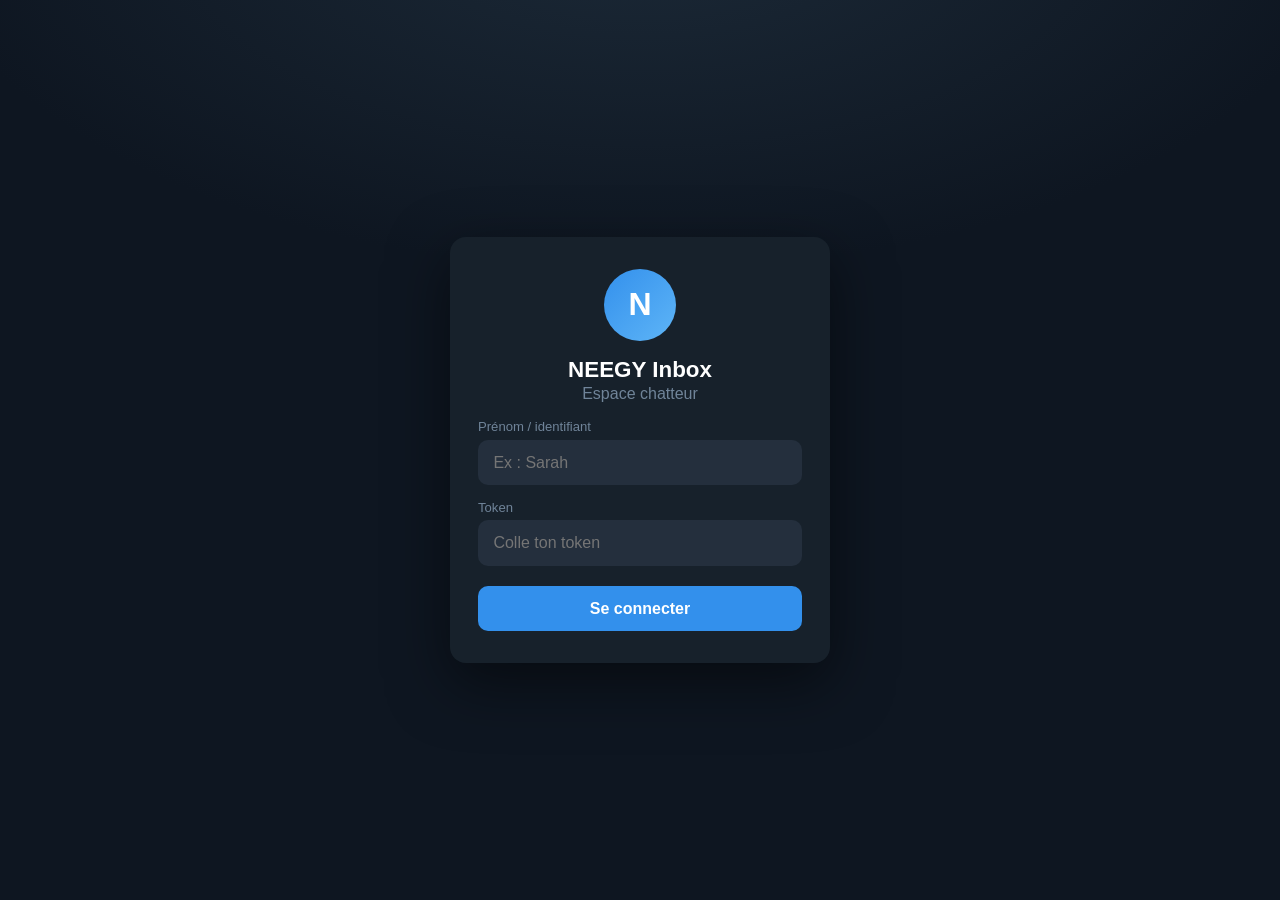
<file: webapp/inbox/index.html>
<!DOCTYPE html>
<html lang="fr">
<head>
  <meta charset="UTF-8" />
  <meta name="viewport" content="width=device-width, initial-scale=1, maximum-scale=1" />
  <title>NEEGY Inbox</title>
  <link rel="stylesheet" href="style.css" />
</head>
<body>
  <!-- Écran de connexion -->
  <div id="login-screen" class="login-wrap">
    <div class="login-card">
      <div class="login-logo">N</div>
      <h1>NEEGY Inbox</h1>
      <p class="muted">Espace chatteur</p>
      <label for="login-name">Prénom / identifiant</label>
      <input id="login-name" type="text" autocomplete="username" placeholder="Ex : Sarah" />
      <label for="login-token">Token</label>
      <input id="login-token" type="password" autocomplete="current-password" placeholder="Colle ton token" />
      <button id="login-btn" type="button">Se connecter</button>
      <p id="login-error" class="error hidden"></p>
    </div>
  </div>

  <!-- Application -->
  <div id="app-screen" class="app hidden">
    <!-- Colonne conversations -->
    <aside id="sidebar" class="sidebar">
      <header class="sidebar-head">
        <div class="agent-badge">
          <span id="agent-avatar" class="avatar">?</span>
          <div class="agent-info">
            <strong id="agent-name-label">NEEGY</strong>
            <span class="muted small">Chatteur connecté</span>
          </div>
        </div>
        <div class="sidebar-actions">
          <button id="notif-btn" type="button" class="icon-btn" title="Activer les notifications" aria-label="Notifications">🔔</button>
          <button id="manage-cmd-btn" type="button" class="icon-btn hidden" title="Gérer les commandes" aria-label="Gérer les commandes">⚙️</button>
          <button id="logout-btn" type="button" class="icon-btn" title="Déconnexion" aria-label="Déconnexion">
          <svg viewBox="0 0 24 24" width="20" height="20"><path fill="currentColor" d="M16 17v-3H9v-4h7V7l5 5-5 5M14 2a2 2 0 0 1 2 2v2h-2V4H5v16h9v-2h2v2a2 2 0 0 1-2 2H5a2 2 0 0 1-2-2V4a2 2 0 0 1 2-2h9Z"/></svg>
        </button>
        </div>
      </header>
      <div id="notif-banner" class="notif-banner hidden">
        <span>Active les notifications pour être alerté des nouveaux messages.</span>
        <button id="notif-enable-btn" type="button">Activer</button>
      </div>
      <div class="search-bar">
        <svg class="search-icon" viewBox="0 0 24 24" width="18" height="18"><path fill="currentColor" d="M9.5 3A6.5 6.5 0 0 1 16 9.5c0 1.61-.59 3.09-1.56 4.23l.27.27h.79l5 5-1.5 1.5-5-5v-.79l-.27-.27A6.52 6.52 0 0 1 9.5 16 6.5 6.5 0 0 1 3 9.5 6.5 6.5 0 0 1 9.5 3m0 2C7 5 5 7 5 9.5S7 14 9.5 14 14 12 14 9.5 12 5 9.5 5Z"/></svg>
        <input id="search-input" type="text" placeholder="Rechercher une conversation" />
      </div>
      <ul id="conversation-list" class="conv-list"></ul>
      <div id="conv-empty" class="conv-empty muted hidden">Aucune conversation pour l'instant.</div>
    </aside>

    <!-- Zone de discussion -->
    <main class="chat">
      <div id="chat-empty" class="chat-empty">
        <div class="chat-empty-icon">💬</div>
        <p>Sélectionne une conversation pour voir l'historique et relancer.</p>
      </div>

      <div id="chat-active" class="chat-active hidden">
        <header class="chat-head">
          <button id="back-btn" class="icon-btn back-btn" type="button" aria-label="Retour">
            <svg viewBox="0 0 24 24" width="22" height="22"><path fill="currentColor" d="M20 11H7.83l5.59-5.59L12 4l-8 8 8 8 1.41-1.41L7.83 13H20v-2Z"/></svg>
          </button>
          <span id="chat-avatar" class="avatar">?</span>
          <div class="chat-head-info">
            <strong id="chat-title"></strong>
            <span id="chat-subtitle" class="muted small"></span>
          </div>
        </header>

        <div id="messages" class="messages"></div>

        <div class="canned-wrap">
          <button id="help-cmd-btn" type="button" class="canned-help-btn" title="Liste des commandes">?</button>
          <div id="canned-bar" class="canned-bar"></div>
        </div>

        <div id="cmd-help-panel" class="cmd-help-panel hidden">
          <div class="cmd-help-head">
            <strong>Commandes rapides</strong>
            <button id="cmd-help-close" type="button" class="icon-btn" aria-label="Fermer">×</button>
          </div>
          <p class="muted small cmd-help-hint">Tape /raccourci puis Entrée, ou clique une pastille pour envoyer.</p>
          <ul id="cmd-help-list" class="cmd-help-list"></ul>
        </div>

        <form id="reply-form" class="reply-form">
          <div class="reply-wrap">
            <div id="cmd-suggest" class="cmd-suggest hidden"></div>
            <textarea id="reply-input" rows="1" placeholder="Message ou /commande (ex: /salut, /boutique)…"></textarea>
          </div>
          <button id="send-btn" type="submit" class="send-btn" aria-label="Envoyer">
            <svg viewBox="0 0 24 24" width="24" height="24"><path fill="currentColor" d="M2 21l21-9L2 3v7l15 2-15 2v7Z"/></svg>
          </button>
        </form>
      </div>
    </main>
  </div>

  <!-- Éditeur de commandes (managers) -->
  <div id="cmd-editor-modal" class="modal hidden">
    <div class="modal-backdrop" data-close="cmd-editor-modal"></div>
    <div class="modal-card">
      <header class="modal-head">
        <strong>Gérer les commandes</strong>
        <button type="button" class="icon-btn" data-close="cmd-editor-modal" aria-label="Fermer">×</button>
      </header>
      <p class="muted small modal-hint">
        Variables : {shop_link} {paypal_url} {bank_iban} {bank_holder} {crypto_solana} {crypto_ethereum} {crypto_bitcoin} {agent_name}
      </p>
      <div id="cmd-editor-list" class="cmd-editor-list"></div>
      <div class="cmd-editor-add">
        <input id="cmd-new-shortcut" type="text" placeholder="raccourci (ex: promo)" />
        <textarea id="cmd-new-content" rows="3" placeholder="Message de la commande…"></textarea>
        <button id="cmd-add-btn" type="button">Ajouter une commande</button>
      </div>
    </div>
  </div>

  <script src="app.js"></script>
</body>
</html>
</file>
<file: webapp/inbox/style.css>
:root {
  color-scheme: dark;
  --bg-app: #0e1621;
  --bg-sidebar: #17212b;
  --bg-head: #17212b;
  --bg-hover: #202b36;
  --bg-active: #2b5278;
  --bg-input: #242f3d;
  --bubble-in: #182533;
  --bubble-out: #2b5278;
  --text: #ffffff;
  --text-secondary: #aebbc8;
  --muted: #708499;
  --accent: #5eb5f7;
  --accent-solid: #3390ec;
  --border: #101921;
  --date-pill: rgba(24, 34, 45, 0.85);
  --shadow: 0 1px 2px rgba(0, 0, 0, 0.35);
  --chat-pattern: #0e1621;
}

* { box-sizing: border-box; }
html, body { height: 100%; }
body {
  margin: 0;
  font-family: -apple-system, "Segoe UI", Roboto, Helvetica, Arial, sans-serif;
  background: var(--bg-app);
  color: var(--text);
  -webkit-font-smoothing: antialiased;
  overflow: hidden;
}

.hidden { display: none !important; }
.muted { color: var(--muted); }
.small { font-size: 0.78rem; }
.error { color: #ff6b6b; margin-top: 0.75rem; font-size: 0.9rem; }

/* ---------- Login ---------- */
.login-wrap {
  min-height: 100vh;
  display: grid;
  place-items: center;
  padding: 1.5rem;
  background:
    radial-gradient(1200px 600px at 50% -10%, #1c2a38 0%, var(--bg-app) 60%);
}
.login-card {
  width: 100%;
  max-width: 380px;
  background: var(--bg-sidebar);
  border-radius: 16px;
  padding: 2rem 1.75rem;
  box-shadow: 0 20px 60px rgba(0, 0, 0, 0.5);
  text-align: center;
}
.login-logo {
  width: 72px;
  height: 72px;
  margin: 0 auto 1rem;
  border-radius: 50%;
  background: linear-gradient(135deg, #3390ec, #5eb5f7);
  display: grid;
  place-items: center;
  font-size: 2rem;
  font-weight: 700;
  color: #fff;
}
.login-card h1 { margin: 0.25rem 0 0.15rem; font-size: 1.4rem; }
.login-card p { margin: 0 0 1rem; }
.login-card label {
  display: block;
  text-align: left;
  margin: 0.9rem 0 0.35rem;
  font-size: 0.82rem;
  color: var(--muted);
}
.login-card input {
  width: 100%;
  padding: 0.8rem 0.9rem;
  border-radius: 10px;
  border: 1px solid transparent;
  background: var(--bg-input);
  color: var(--text);
  font: inherit;
  transition: border-color 0.15s;
}
.login-card input:focus {
  outline: none;
  border-color: var(--accent-solid);
}
.login-card button {
  width: 100%;
  margin-top: 1.25rem;
  padding: 0.85rem;
  border: none;
  border-radius: 10px;
  background: var(--accent-solid);
  color: #fff;
  font: inherit;
  font-weight: 600;
  cursor: pointer;
  transition: background 0.15s;
}
.login-card button:hover { background: #2b7ed1; }

/* ---------- App layout ---------- */
.app {
  display: grid;
  grid-template-columns: 360px 1fr;
  height: 100vh;
  height: 100dvh;
}

/* ---------- Sidebar ---------- */
.sidebar {
  background: var(--bg-sidebar);
  border-right: 1px solid var(--border);
  display: flex;
  flex-direction: column;
  min-height: 0;
}
.sidebar-head {
  display: flex;
  align-items: center;
  justify-content: space-between;
  padding: 0.65rem 0.85rem;
  gap: 0.5rem;
}
.sidebar-actions { display: flex; align-items: center; gap: 0.15rem; }

.notif-banner {
  display: flex;
  align-items: center;
  justify-content: space-between;
  gap: 0.5rem;
  margin: 0 0.75rem 0.5rem;
  padding: 0.55rem 0.7rem;
  border-radius: 10px;
  background: #243447;
  font-size: 0.8rem;
  color: #cfe0ef;
}
.notif-banner button {
  flex: none;
  border: none;
  border-radius: 8px;
  padding: 0.35rem 0.65rem;
  background: var(--accent-solid);
  color: #fff;
  font: inherit;
  font-size: 0.78rem;
  cursor: pointer;
}
#notif-btn.notif-on { color: var(--accent); }

.conv-unread {
  flex: none;
  min-width: 20px;
  height: 20px;
  padding: 0 6px;
  border-radius: 10px;
  background: var(--accent-solid);
  color: #fff;
  font-size: 0.72rem;
  font-weight: 700;
  display: grid;
  place-items: center;
}
.conv-item.unread .conv-name { font-weight: 700; }

/* ---------- Modal commandes ---------- */
.modal {
  position: fixed;
  inset: 0;
  z-index: 100;
  display: grid;
  place-items: center;
  padding: 1rem;
}
.modal-backdrop {
  position: absolute;
  inset: 0;
  background: rgba(0, 0, 0, 0.65);
}
.modal-card {
  position: relative;
  width: min(640px, 100%);
  max-height: 90vh;
  overflow: auto;
  background: var(--bg-sidebar);
  border-radius: 14px;
  box-shadow: 0 24px 64px rgba(0, 0, 0, 0.55);
}
.modal-head {
  display: flex;
  justify-content: space-between;
  align-items: center;
  padding: 0.85rem 1rem;
  border-bottom: 1px solid var(--border);
  position: sticky;
  top: 0;
  background: var(--bg-sidebar);
  z-index: 1;
}
.modal-hint { padding: 0.65rem 1rem 0; margin: 0; }
.cmd-editor-list { padding: 0.75rem 1rem; display: flex; flex-direction: column; gap: 0.75rem; }
.cmd-editor-item {
  background: var(--bg-input);
  border-radius: 10px;
  padding: 0.65rem 0.75rem;
}
.cmd-editor-item label {
  display: block;
  font-size: 0.82rem;
  color: var(--accent);
  margin-bottom: 0.35rem;
  font-weight: 600;
}
.cmd-editor-item textarea {
  width: 100%;
  min-height: 72px;
  border: none;
  border-radius: 8px;
  padding: 0.55rem 0.65rem;
  background: var(--bg-sidebar);
  color: var(--text);
  font: inherit;
  font-size: 0.88rem;
  resize: vertical;
}
.cmd-editor-actions {
  display: flex;
  justify-content: flex-end;
  gap: 0.4rem;
  margin-top: 0.45rem;
}
.cmd-editor-actions button {
  border: none;
  border-radius: 8px;
  padding: 0.35rem 0.7rem;
  font: inherit;
  font-size: 0.82rem;
  cursor: pointer;
}
.cmd-editor-actions .save-btn { background: var(--accent-solid); color: #fff; }
.cmd-editor-actions .del-btn { background: transparent; color: #ff6b6b; border: 1px solid #ff6b6b44; }
.cmd-editor-add {
  padding: 0 1rem 1rem;
  display: flex;
  flex-direction: column;
  gap: 0.45rem;
  border-top: 1px solid var(--border);
}
.cmd-editor-add input,
.cmd-editor-add textarea {
  width: 100%;
  border: none;
  border-radius: 8px;
  padding: 0.6rem 0.75rem;
  background: var(--bg-input);
  color: var(--text);
  font: inherit;
}
.cmd-editor-add button {
  border: none;
  border-radius: 8px;
  padding: 0.65rem;
  background: var(--accent-solid);
  color: #fff;
  font: inherit;
  cursor: pointer;
}

.agent-badge { display: flex; align-items: center; gap: 0.6rem; min-width: 0; }
.agent-info { display: flex; flex-direction: column; min-width: 0; }
.agent-info strong { font-size: 0.95rem; line-height: 1.1; }

.avatar {
  flex: none;
  width: 42px;
  height: 42px;
  border-radius: 50%;
  display: grid;
  place-items: center;
  color: #fff;
  font-weight: 600;
  font-size: 1rem;
  background: #5c6bc0;
  text-transform: uppercase;
  user-select: none;
}

.icon-btn {
  flex: none;
  width: 40px;
  height: 40px;
  border-radius: 50%;
  border: none;
  background: transparent;
  color: var(--muted);
  cursor: pointer;
  display: grid;
  place-items: center;
  transition: background 0.15s, color 0.15s;
}
.icon-btn:hover { background: var(--bg-hover); color: var(--text); }

.search-bar {
  position: relative;
  padding: 0 0.85rem 0.6rem;
}
.search-icon {
  position: absolute;
  left: 1.55rem;
  top: 50%;
  transform: translateY(-60%);
  color: var(--muted);
  pointer-events: none;
}
.search-bar input {
  width: 100%;
  padding: 0.6rem 0.9rem 0.6rem 2.5rem;
  border-radius: 20px;
  border: none;
  background: var(--bg-input);
  color: var(--text);
  font: inherit;
  font-size: 0.9rem;
}
.search-bar input:focus { outline: 1px solid var(--accent-solid); }

.conv-list {
  list-style: none;
  margin: 0;
  padding: 0;
  overflow-y: auto;
  flex: 1;
  min-height: 0;
}
.conv-item {
  display: flex;
  gap: 0.7rem;
  padding: 0.6rem 0.85rem;
  cursor: pointer;
  border-radius: 10px;
  margin: 0 0.4rem;
  align-items: center;
  transition: background 0.12s;
}
.conv-item:hover { background: var(--bg-hover); }
.conv-item.active { background: var(--bg-active); }
.conv-item.active .conv-preview,
.conv-item.active .conv-time { color: rgba(255, 255, 255, 0.75); }

.conv-body { flex: 1; min-width: 0; }
.conv-top {
  display: flex;
  justify-content: space-between;
  align-items: baseline;
  gap: 0.5rem;
}
.conv-name {
  font-weight: 600;
  font-size: 0.95rem;
  white-space: nowrap;
  overflow: hidden;
  text-overflow: ellipsis;
}
.conv-time { font-size: 0.72rem; color: var(--muted); flex: none; }
.conv-preview {
  color: var(--muted);
  font-size: 0.85rem;
  white-space: nowrap;
  overflow: hidden;
  text-overflow: ellipsis;
  margin-top: 0.15rem;
}
.conv-preview .out-prefix { color: var(--accent); }

.conv-empty { padding: 2rem 1rem; text-align: center; font-size: 0.9rem; }

/* ---------- Chat ---------- */
.chat {
  display: flex;
  flex-direction: column;
  min-height: 0;
  background:
    linear-gradient(rgba(14, 22, 33, 0.92), rgba(14, 22, 33, 0.92)),
    var(--chat-pattern);
}
.chat-empty {
  flex: 1;
  display: flex;
  flex-direction: column;
  align-items: center;
  justify-content: center;
  gap: 0.75rem;
  color: var(--muted);
  text-align: center;
  padding: 2rem;
}
.chat-empty-icon { font-size: 2.5rem; opacity: 0.6; }

.chat-active { flex: 1; display: flex; flex-direction: column; min-height: 0; }

.chat-head {
  display: flex;
  align-items: center;
  gap: 0.7rem;
  padding: 0.6rem 1rem;
  background: var(--bg-head);
  border-bottom: 1px solid var(--border);
  flex: none;
}
.chat-head-info { display: flex; flex-direction: column; min-width: 0; }
.chat-head-info strong { font-size: 1rem; line-height: 1.15; }
.back-btn { display: none; }

.messages {
  flex: 1;
  overflow-y: auto;
  padding: 1rem 6% 1.25rem;
  display: flex;
  flex-direction: column;
  gap: 0.15rem;
  min-height: 0;
}

.date-sep {
  align-self: center;
  margin: 0.75rem 0;
  padding: 0.25rem 0.75rem;
  background: var(--date-pill);
  color: #cfe0ef;
  border-radius: 14px;
  font-size: 0.75rem;
  font-weight: 500;
  backdrop-filter: blur(4px);
}

.msg {
  max-width: 72%;
  padding: 0.4rem 0.6rem 0.35rem;
  border-radius: 12px;
  white-space: pre-wrap;
  word-break: break-word;
  position: relative;
  box-shadow: var(--shadow);
  font-size: 0.95rem;
  line-height: 1.35;
  margin-top: 0.12rem;
}
.msg .msg-text { display: inline; }
.msg.in {
  align-self: flex-start;
  background: var(--bubble-in);
  border-bottom-left-radius: 4px;
}
.msg.out {
  align-self: flex-end;
  background: var(--bubble-out);
  border-bottom-right-radius: 4px;
}
/* Regroupement visuel des messages consécutifs */
.msg.same-in { border-top-left-radius: 4px; }
.msg.same-out { border-top-right-radius: 4px; }

.msg-time {
  float: right;
  margin: 0.35rem 0 -0.1rem 0.6rem;
  font-size: 0.68rem;
  color: rgba(255, 255, 255, 0.45);
  user-select: none;
  white-space: nowrap;
}
.msg.out .msg-time { color: rgba(255, 255, 255, 0.6); }
.msg-agent {
  display: block;
  font-size: 0.72rem;
  font-weight: 600;
  color: var(--accent);
  margin-bottom: 0.1rem;
}

/* ---------- Canned ---------- */
.canned-wrap {
  display: flex;
  align-items: center;
  gap: 0.35rem;
  padding: 0.5rem 0.75rem 0.5rem 0.5rem;
  background: var(--bg-head);
  border-top: 1px solid var(--border);
  flex: none;
}
.canned-help-btn {
  flex: none;
  width: 32px;
  height: 32px;
  border-radius: 50%;
  border: 1px solid var(--border);
  background: var(--bg-input);
  color: var(--accent);
  font-weight: 700;
  cursor: pointer;
  font-size: 0.95rem;
}
.canned-help-btn:hover { background: var(--bg-hover); }

.canned-bar {
  display: flex;
  gap: 0.4rem;
  overflow-x: auto;
  flex: 1;
  min-width: 0;
  scrollbar-width: none;
}
.canned-bar::-webkit-scrollbar { display: none; }
.canned-bar:empty { display: none; }
.canned-bar button {
  flex: none;
  padding: 0.35rem 0.75rem;
  border-radius: 16px;
  border: 1px solid var(--border);
  background: var(--bg-input);
  color: var(--accent);
  font: inherit;
  font-size: 0.82rem;
  cursor: pointer;
  white-space: nowrap;
  transition: background 0.12s;
}
.canned-bar button:hover { background: var(--bg-hover); }

.cmd-help-panel {
  background: var(--bg-sidebar);
  border-top: 1px solid var(--border);
  max-height: 220px;
  overflow: auto;
  flex: none;
}
.cmd-help-head {
  display: flex;
  justify-content: space-between;
  align-items: center;
  padding: 0.6rem 1rem 0.25rem;
  position: sticky;
  top: 0;
  background: var(--bg-sidebar);
}
.cmd-help-hint { padding: 0 1rem 0.5rem; margin: 0; }
.cmd-help-list {
  list-style: none;
  margin: 0;
  padding: 0 0.5rem 0.75rem;
}
.cmd-help-list li {
  padding: 0.55rem 0.65rem;
  border-radius: 8px;
  cursor: pointer;
  transition: background 0.12s;
}
.cmd-help-list li:hover { background: var(--bg-hover); }
.cmd-help-list code {
  color: var(--accent);
  font-size: 0.88rem;
}
.cmd-help-list .cmd-preview {
  display: block;
  color: var(--muted);
  font-size: 0.8rem;
  margin-top: 0.15rem;
  white-space: nowrap;
  overflow: hidden;
  text-overflow: ellipsis;
}

/* ---------- Reply ---------- */
.reply-wrap {
  flex: 1;
  position: relative;
  min-width: 0;
}
.cmd-suggest {
  position: absolute;
  left: 0;
  right: 0;
  bottom: calc(100% + 6px);
  background: var(--bg-sidebar);
  border: 1px solid var(--border);
  border-radius: 12px;
  box-shadow: 0 8px 24px rgba(0, 0, 0, 0.45);
  max-height: 200px;
  overflow-y: auto;
  z-index: 20;
}
.cmd-suggest-item {
  padding: 0.55rem 0.75rem;
  cursor: pointer;
  border-bottom: 1px solid var(--border);
}
.cmd-suggest-item:last-child { border-bottom: none; }
.cmd-suggest-item:hover,
.cmd-suggest-item.active { background: var(--bg-hover); }
.cmd-suggest-item code { color: var(--accent); font-size: 0.88rem; }
.cmd-suggest-item span {
  display: block;
  color: var(--muted);
  font-size: 0.78rem;
  margin-top: 0.1rem;
  white-space: nowrap;
  overflow: hidden;
  text-overflow: ellipsis;
}

.reply-form {
  display: flex;
  align-items: flex-end;
  gap: 0.5rem;
  padding: 0.6rem 1rem 0.75rem;
  background: var(--bg-head);
  border-top: 1px solid var(--border);
  flex: none;
}
.reply-form textarea {
  width: 100%;
  resize: none;
  max-height: 140px;
  padding: 0.7rem 0.95rem;
  border-radius: 18px;
  border: none;
  background: var(--bg-input);
  color: var(--text);
  font: inherit;
  font-size: 0.95rem;
  line-height: 1.35;
}
.reply-form textarea:focus { outline: 1px solid var(--accent-solid); }
.send-btn {
  flex: none;
  width: 46px;
  height: 46px;
  border-radius: 50%;
  border: none;
  background: var(--accent-solid);
  color: #fff;
  cursor: pointer;
  display: grid;
  place-items: center;
  transition: background 0.15s, transform 0.1s;
}
.send-btn:hover { background: #2b7ed1; }
.send-btn:active { transform: scale(0.92); }

/* ---------- Scrollbars ---------- */
.conv-list::-webkit-scrollbar,
.messages::-webkit-scrollbar { width: 8px; }
.conv-list::-webkit-scrollbar-thumb,
.messages::-webkit-scrollbar-thumb {
  background: rgba(255, 255, 255, 0.12);
  border-radius: 8px;
}

/* ---------- Mobile ---------- */
@media (max-width: 780px) {
  .app { grid-template-columns: 1fr; }
  .sidebar { width: 100%; }
  .chat { display: none; }
  /* En mode conversation ouverte, on masque la sidebar et on montre le chat */
  .app.chat-open .sidebar { display: none; }
  .app.chat-open .chat { display: flex; }
  .back-btn { display: grid; }
  .msg { max-width: 85%; }
  .messages { padding: 0.75rem 3% 1rem; }
}
</file>
